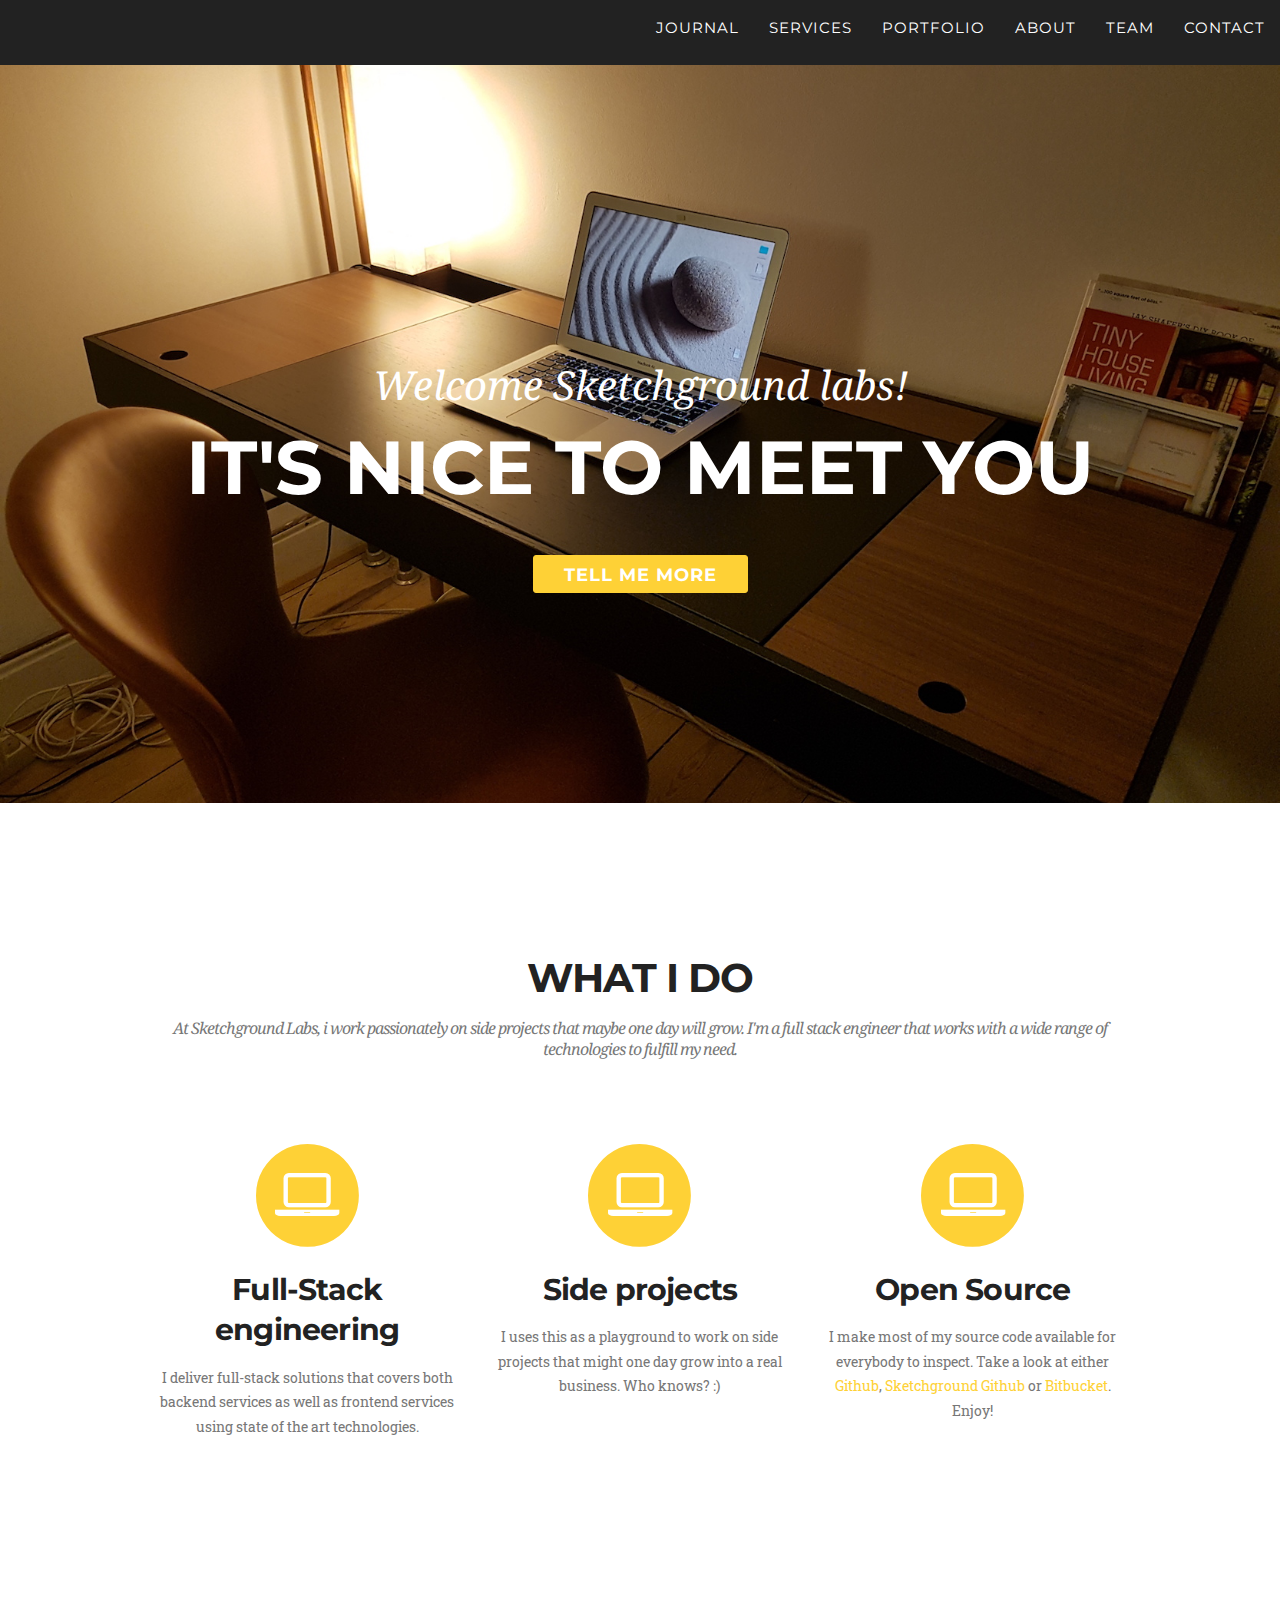
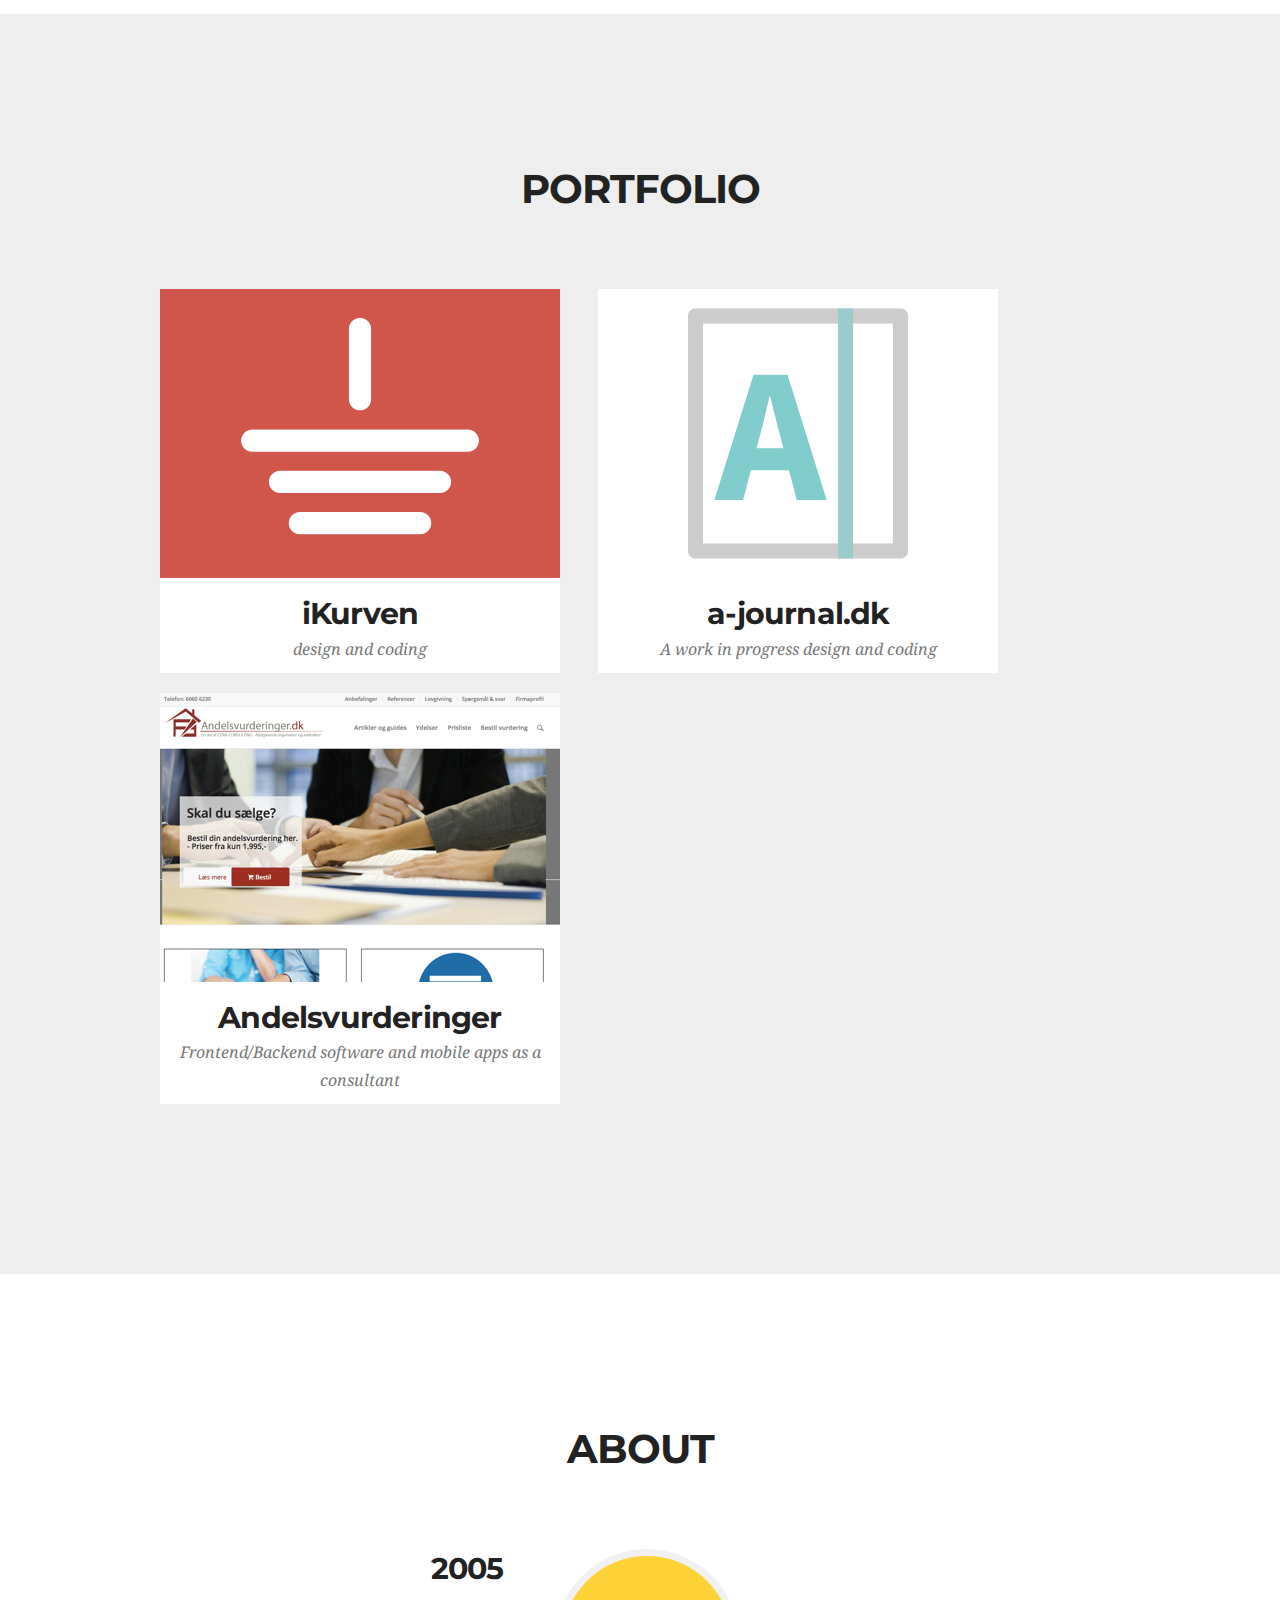
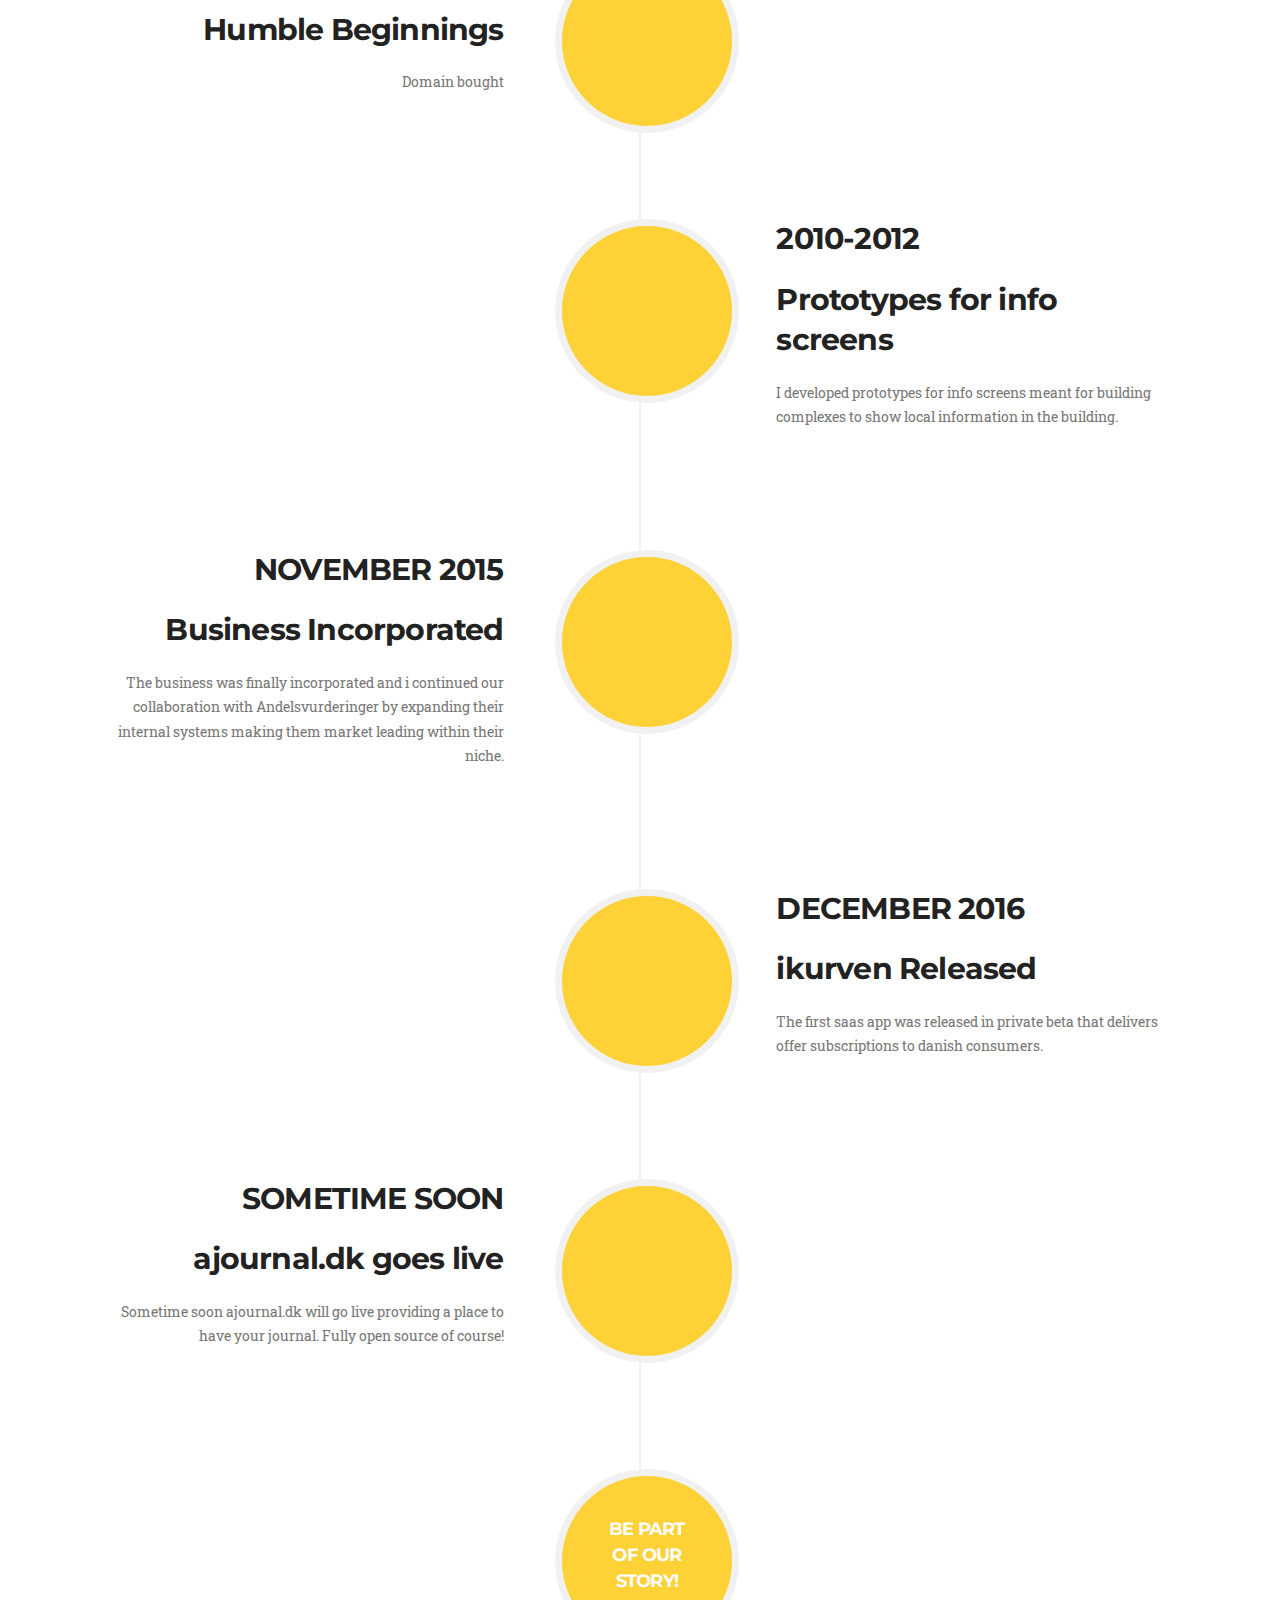
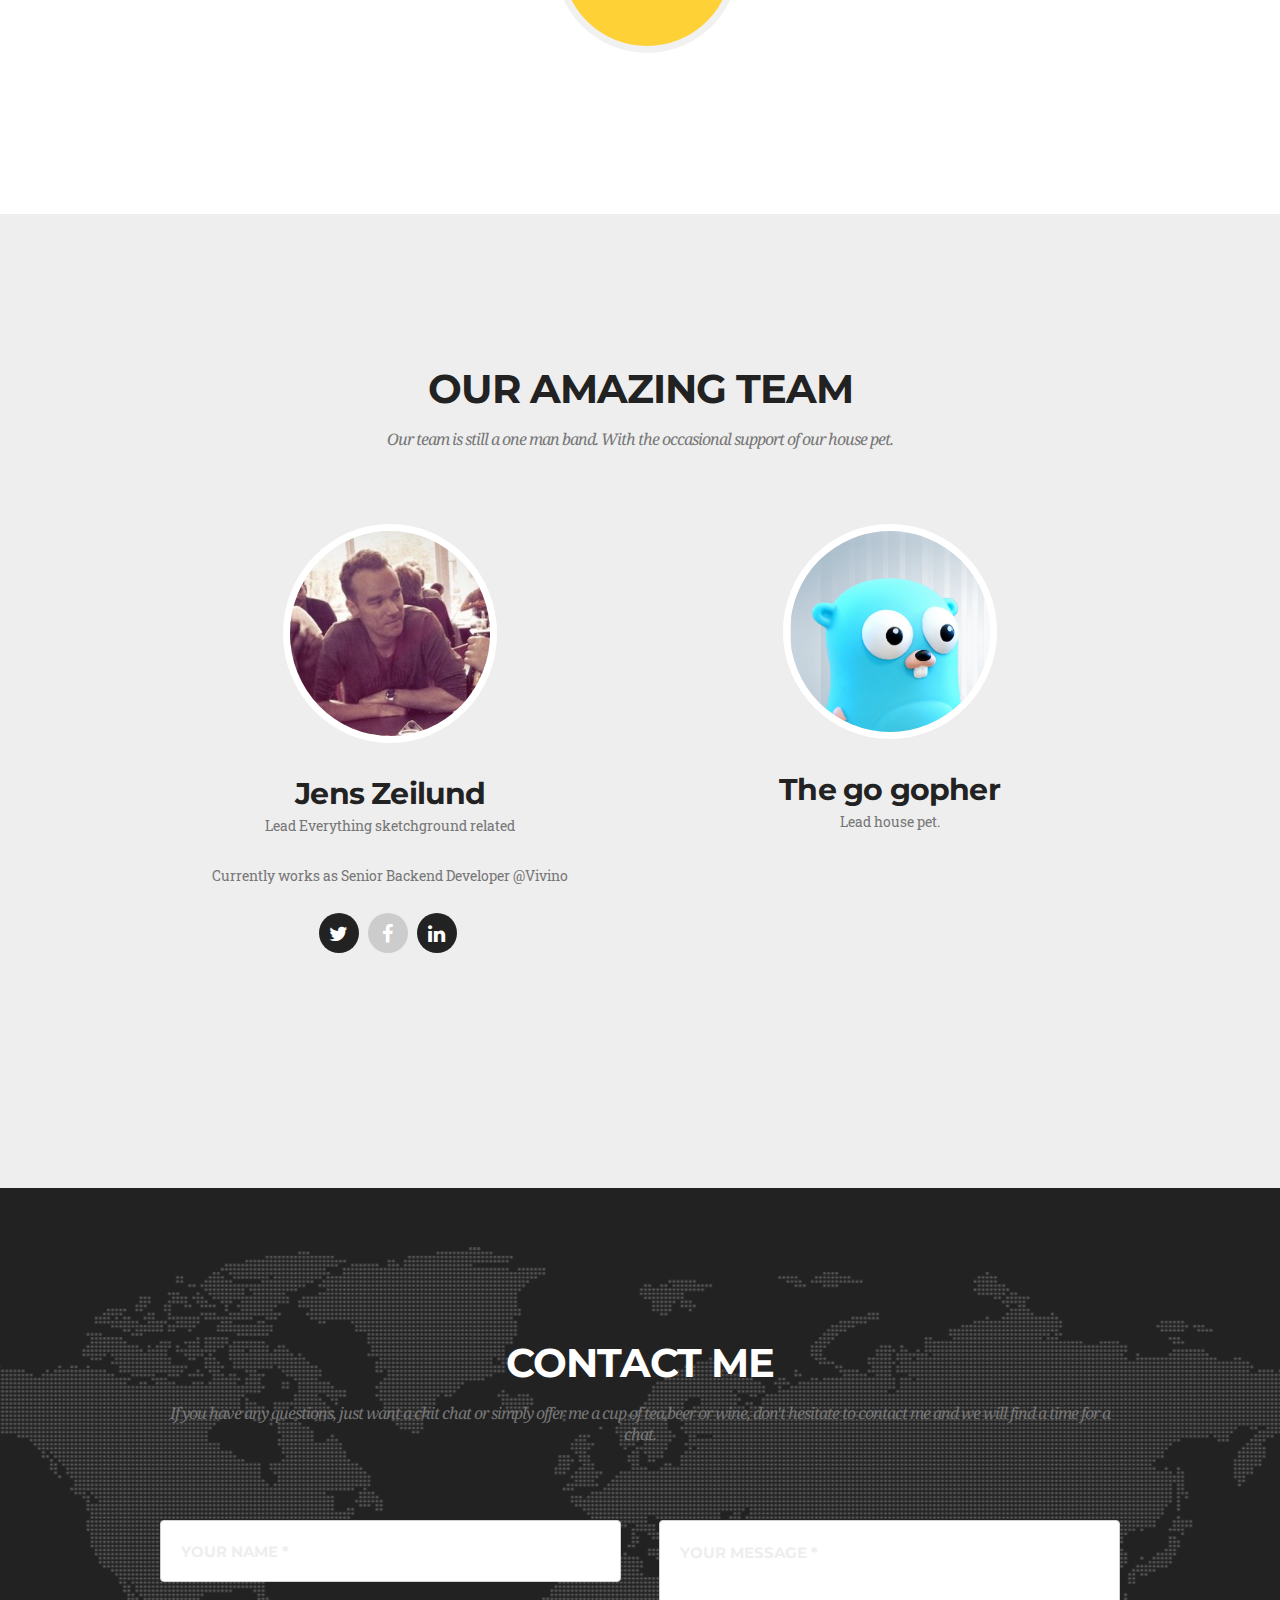
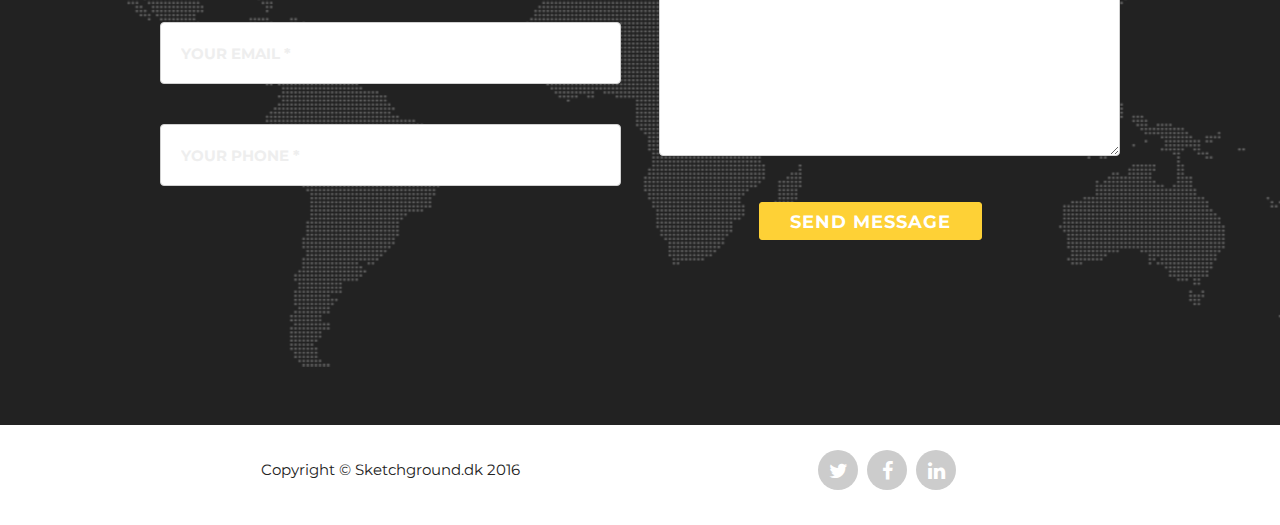
<file: index.html>
<!DOCTYPE html>
<html lang="en">

	<head>

		<meta charset="utf-8">
		<meta http-equiv="X-UA-Compatible" content="IE=edge">
		<meta name="viewport" content="width=device-width, initial-scale=1">
		<meta name="description" content="">
		<meta name="author" content="">

		<title>Sketchground Labs</title>

		<!-- Bootstrap Core CSS -->
		<!--    <link href="vendor/bootstrap/css/bootstrap.min.css" rel="stylesheet">    -->
		<link href="/css/normalize.css" rel="stylesheet">
		<link href="/css/skeleton.css" rel="stylesheet">

		<!-- Custom Fonts -->
		<link href="/css/font-awesome.min.css" rel="stylesheet" type="text/css">
		<link href="https://fonts.googleapis.com/css?family=Montserrat:400,700" rel="stylesheet" type="text/css">
		<link href='https://fonts.googleapis.com/css?family=Kaushan+Script' rel='stylesheet' type='text/css'>
		<link href='https://fonts.googleapis.com/css?family=Droid+Serif:400,700,400italic,700italic' rel='stylesheet' type='text/css'>
		<link href='https://fonts.googleapis.com/css?family=Roboto+Slab:400,100,300,700' rel='stylesheet' type='text/css'>

		<!-- Theme CSS -->
		<link href="css/app.css" rel="stylesheet">

		<!-- HTML5 Shim and Respond.js IE8 support of HTML5 elements and media queries -->
		<!-- WARNING: Respond.js doesn't work if you view the page via file:// -->
		<!--[if lt IE 9]>
			<script src="https://oss.maxcdn.com/libs/html5shiv/3.7.0/html5shiv.js"></script>
			<script src="https://oss.maxcdn.com/libs/respond.js/1.4.2/respond.min.js"></script>
		<![endif]-->

	</head>

	<body id="page-top" class="index">

		<!-- Navigation -->
		<nav id="mainNav" class="navbar navbar-default navbar-custom navbar-fixed-top">
			<div class="">
				<!-- Collect the nav links, forms, and other content for toggling -->
				<div class="collapse navbar-collapse" id="bs-example-navbar-collapse-1">
					<ul class="nav navbar-nav navbar-right">
						<li class="hidden">
							<a href="#page-top"></a>
						</li>
						<li>
							<a class="page-scroll" href="https://journal.sketchground.dk">Journal</a>
						</li>
						<li>
							<a class="page-scroll" href="#services">Services</a>
						</li>
						<li>
							<a class="page-scroll" href="#portfolio">Portfolio</a>
						</li>
						<li>
							<a class="page-scroll" href="#about">About</a>
						</li>
						<li>
							<a class="page-scroll" href="#team">Team</a>
						</li>
						<li>
							<a class="page-scroll" href="#contact">Contact</a>
						</li>
					</ul>
				</div>
				<!-- /.navbar-collapse -->
			</div>
			<!-- /.container-fluid -->
		</nav>

		<!-- Header -->
		<header>
			<div class="container">
				<div class="intro-text">
					<div class="intro-lead-in">Welcome Sketchground labs!</div>
					<div class="intro-heading">It's Nice To Meet You</div>
					<a href="#services" class="page-scroll button btn btn-xl">Tell Me More</a>
				</div>
			</div>
		</header>

		<!-- Services Section -->
		<section id="services">
			<div class="container">
				<div class="row">
					<div class="col-lg-12 text-center">
						<h2 class="section-heading">What i do</h2>
						<h3 class="section-subheading text-muted">At Sketchground Labs, i work passionately on side projects that maybe one day will grow. I'm a full stack engineer that works with a wide range of technologies to fulfill my need.</h3>
					</div>
				</div>
				<div class="row text-center">
					<div class="four columns col-md-4">
						<span class="fa-stack fa-4x">
							<i class="fa fa-circle fa-stack-2x text-primary"></i>
							<i class="fa fa-laptop fa-stack-1x fa-inverse"></i>
						</span>
						<h4 class="service-heading">Full-Stack engineering</h4>
						<p class="text-muted">I deliver full-stack solutions that covers both backend services as well as frontend services using state of the art technologies.</p>
					</div>
					<div class="four columns col-md-4">
						<span class="fa-stack fa-4x">
							<i class="fa fa-circle fa-stack-2x text-primary"></i>
							<i class="fa fa-laptop fa-stack-1x fa-inverse"></i>
						</span>
						<h4 class="service-heading">Side projects</h4>
						<p class="text-muted">I uses this as a playground to work on side projects that might one day grow into a real business. Who knows? :)</p>
					</div>
					<div class="four columns col-md-4">
						<span class="fa-stack fa-4x">
							<i class="fa fa-circle fa-stack-2x text-primary"></i>
							<i class="fa fa-laptop fa-stack-1x fa-inverse"></i>
						</span>
						<h4 class="service-heading">Open Source</h4>
						<p class="text-muted">I make most of my source code available for everybody to inspect. Take a look at either <a href="https://www.github.com/jzs">Github</a>, <a href="https://www.github.com/sketchground">Sketchground Github</a> or <a href="https://www.bitbucket.org/jzs">Bitbucket</a>. Enjoy!</p>
					</div>
				</div>
			</div>
		</section>

		<!-- Portfolio Grid Section -->
		<section id="portfolio" class="bg-light-gray">
			<div class="container">
				<div class="row">
					<div class="twelve columns text-center">
						<h2 class="section-heading">Portfolio</h2>
						<h3 class="section-subheading text-muted"></h3>
					</div>
				</div>
				<div class="row">
					<div class="six columns col-md-4 col-sm-6 portfolio-item">
						<a href="https://www.ikurven.dk" class="portfolio-link" data-toggle="modal">
							<img src="img/portfolio/ikurven.png" class="img-responsive" alt="">
						</a>
						<div class="portfolio-caption">
							<h4>iKurven</h4>
							<p class="text-muted">design and coding</p>
						</div>
					</div>
					<div class="six columns col-md-4 col-sm-6 portfolio-item">
						<a href="https://www.ajournal.dk" class="portfolio-link" data-toggle="modal">
							<img src="img/portfolio/ajournal.png" class="img-responsive" alt="">
						</a>
						<div class="portfolio-caption">
							<h4>a-journal.dk</h4>
							<p class="text-muted">A work in progress design and coding</p>
						</div>
					</div>
					<!--
		 <div class="six columns col-md-4 col-sm-6 portfolio-item">
		 <a href="https://www.rutebil.dk" class="portfolio-link" data-toggle="modal">
		 <img src="img/portfolio/rutebil.png" class="img-responsive" alt="">
		 </a>
		 <div class="portfolio-caption">
		 <h4>Rutebil</h4>
		 <p class="text-muted">Design and coding</p>
		 </div>
		 </div>
					-->
				</div>
				<div class="row">
					<div class="six columns portfolio-item">
						<a href="https://www.andelsvurderinger.dk" class="portfolio-link" data-toggle="modal">
							<img src="img/portfolio/andelsvurderinger.png" class="img-responsive" alt="">
						</a>
						<div class="portfolio-caption">
							<h4>Andelsvurderinger</h4>
							<p class="text-muted">Frontend/Backend software and mobile apps as a consultant</p>
						</div>
					</div>
					<div class="six columns portfolio-item">
					</div>
				</div>
			</div>
		</section>

		<!-- About Section -->
		<section id="about">
			<div class="container">
				<div class="row">
					<div class="col-lg-12 text-center">
						<h2 class="section-heading">About</h2>
						<h3 class="section-subheading text-muted"></h3>
					</div>
				</div>
				<div class="row">
					<div class="col-lg-12">
						<ul class="timeline">
							<li>
								<div class="timeline-image">
									<!--                                <img class="img-circle img-responsive" src="img/about/1.jpg" alt=""> -->
								</div>
								<div class="timeline-panel">
									<div class="timeline-heading">
										<h4>2005</h4>
										<h4 class="subheading">Humble Beginnings</h4>
									</div>
									<div class="timeline-body">
										<p class="text-muted">Domain bought</p>
									</div>
								</div>
							</li>
							<li class="timeline-inverted">
								<div class="timeline-image">
									<!--                                <img class="img-circle img-responsive" src="img/about/1.jpg" alt=""> -->
								</div>
								<div class="timeline-panel">
									<div class="timeline-heading">
										<h4>2010-2012</h4>
										<h4 class="subheading">Prototypes for info screens</h4>
									</div>
									<div class="timeline-body">
										<p class="text-muted">I developed prototypes for info screens meant for building complexes to show local information in the building.</p>
									</div>
								</div>
							</li>
							<li>
								<div class="timeline-image">
									<!--                                <img class="img-circle img-responsive" src="img/about/2.jpg" alt=""> -->
								</div>
								<div class="timeline-panel">
									<div class="timeline-heading">
										<h4>November 2015</h4>
										<h4 class="subheading">Business Incorporated</h4>
									</div>
									<div class="timeline-body">
										<p class="text-muted">The business was finally incorporated and i continued our collaboration with Andelsvurderinger by expanding their internal systems making them market leading within their niche.</p>
									</div>
								</div>
							</li>
							<li class="timeline-inverted">
								<div class="timeline-image">
									<!--                                 <img class="img-circle img-responsive" src="img/about/4.jpg" alt=""> -->
								</div>
								<div class="timeline-panel">
									<div class="timeline-heading">
										<h4>December 2016</h4>
										<h4 class="subheading">ikurven Released</h4>
									</div>
									<div class="timeline-body">
										<p class="text-muted">The first saas app was released in private beta that delivers offer subscriptions to danish consumers.</p>
									</div>
								</div>
							</li>
							<li>
								<div class="timeline-image">
									<!--                                 <img class="img-circle img-responsive" src="img/about/4.jpg" alt=""> -->
								</div>
								<div class="timeline-panel">
									<div class="timeline-heading">
										<h4>Sometime soon</h4>
										<h4 class="subheading">ajournal.dk goes live</h4>
									</div>
									<div class="timeline-body">
										<p class="text-muted">Sometime soon ajournal.dk will go live providing a place to have your journal. Fully open source of course!</p>
									</div>
								</div>
							</li>
							<li class="timeline-inverted">
								<div class="timeline-image">
									<h4>Be Part
										<br>Of Our
										<br>Story!</h4>
								</div>
							</li>
						</ul>
					</div>
				</div>
			</div>
		</section>

		<!-- Team Section -->
		<section id="team" class="bg-light-gray">
			<div class="container">
				<div class="row">
					<div class="col-lg-12 text-center">
						<h2 class="section-heading">Our Amazing Team</h2>
						<h3 class="section-subheading text-muted">Our team is still a one man band. With the occasional support of our house pet.</h3>
					</div>
				</div>
				<div class="row">
					<div class="six columns col-sm-6">
						<div class="team-member">
							<img src="img/team/jzs.jpg" class="img-responsive img-circle" alt="">
							<h4>Jens Zeilund</h4>
							<p class="text-muted">Lead Everything sketchground related</p>
							<p class="text-muted">Currently works as Senior Backend Developer @Vivino </p>
							<ul class="list-inline social-buttons">
								<li><a href="https://www.twitter.com/sketchground"><i class="fa fa-twitter"></i></a>
								</li>
								<li><a href="#" class="disabled"><i class="fa fa-facebook"></i></a>
								</li>
								<li><a href="https://www.linkedin.com/in/jens-s%C3%B8rensen-3a954845/"><i class="fa fa-linkedin"></i></a>
								</li>
							</ul>
						</div>
					</div>
					<div class="six columns col-sm-6">
						<div class="team-member">
							<img src="img/team/gopher.png" class="img-responsive img-circle" alt="">
							<h4>The go gopher</h4>
							<p class="text-muted">Lead house pet.</p>
						</div>
					</div>
				</div>
				<div class="row">
					<div class="col-lg-8 col-lg-offset-2 text-center">
						<p class="large text-muted"></p>
					</div>
				</div>
			</div>
		</section>

		<!-- Contact Section -->
		<section id="contact">
			<div class="container">
				<div class="row">
					<div class="col-lg-12 text-center">
						<h2 class="section-heading">Contact me</h2>
						<h3 class="section-subheading text-muted">If you have any questions, just want a chit chat or simply offer me a cup of tea,beer or wine, don't hesitate to contact me and we will find a time for a chat.</h3>
					</div>
				</div>
				<div class="row">
					<div class="col-lg-12">
						<form name="sentMessage" id="contactForm" action="contact" method="POST" novalidate>
							<div class="row">
								<div class="six columns col-md-6">
									<div class="form-group">
										<input type="text" class="form-control u-full-width" placeholder="Your Name *" id="name" name="Name" required data-validation-required-message="Please enter your name.">
										<p class="help-block text-danger"></p>
									</div>
									<div class="form-group">
										<input type="email" class="form-control u-full-width" placeholder="Your Email *" id="email" name="Email" required data-validation-required-message="Please enter your email address.">
										<p class="help-block text-danger"></p>
									</div>
									<div class="form-group">
										<input type="tel" class="form-control u-full-width" placeholder="Your Phone *" id="phone" name="Phone" required data-validation-required-message="Please enter your phone number.">
										<p class="help-block text-danger"></p>
									</div>
								</div>
								<div class="six columns col-md-6">
									<div class="form-group">
										<textarea class="form-control u-full-width" placeholder="Your Message *" id="message" name="Message" required data-validation-required-message="Please enter a message."></textarea>
										<p class="help-block text-danger"></p>
									</div>
								</div>
								<div class="clearfix"></div>
								<div class="col-lg-12 text-center">
									<div id="success"></div>
									<button type="submit" class="btn button btn-xl">Send Message</button>
								</div>
							</div>
						</form>
					</div>
				</div>
			</div>
		</section>

		<footer>
			<div class="container">
				<div class="row">
					<div class="six columns col-md-4">
						<span class="copyright">Copyright &copy; Sketchground.dk 2016</span>
					</div>
					<div class="six columns col-md-4">
						<ul class="list-inline social-buttons">
							<li><a href="#" class="disabled"><i class="fa fa-twitter"></i></a>
							</li>
							<li><a href="#" class="disabled"><i class="fa fa-facebook"></i></a>
							</li>
							<li><a href="#" class="disabled"><i class="fa fa-linkedin"></i></a>
							</li>
						</ul>
					</div>
				</div>
			</div>
		</footer>
	</body>
	<script>
if(window.location.hostname != "localhost" && window.location.hostname != "127.0.0.1") {
	(function(i,s,o,g,r,a,m){i['GoogleAnalyticsObject']=r;i[r]=i[r]||function(){
		(i[r].q=i[r].q||[]).push(arguments)},i[r].l=1*new Date();a=s.createElement(o),
			m=s.getElementsByTagName(o)[0];a.async=1;a.src=g;m.parentNode.insertBefore(a,m)
	})(window,document,'script','https://www.google-analytics.com/analytics.js','ga');

	ga('create', 'UA-28452555-1', 'auto');
	ga('send', 'pageview');
}
	</script>

</html>
</file>
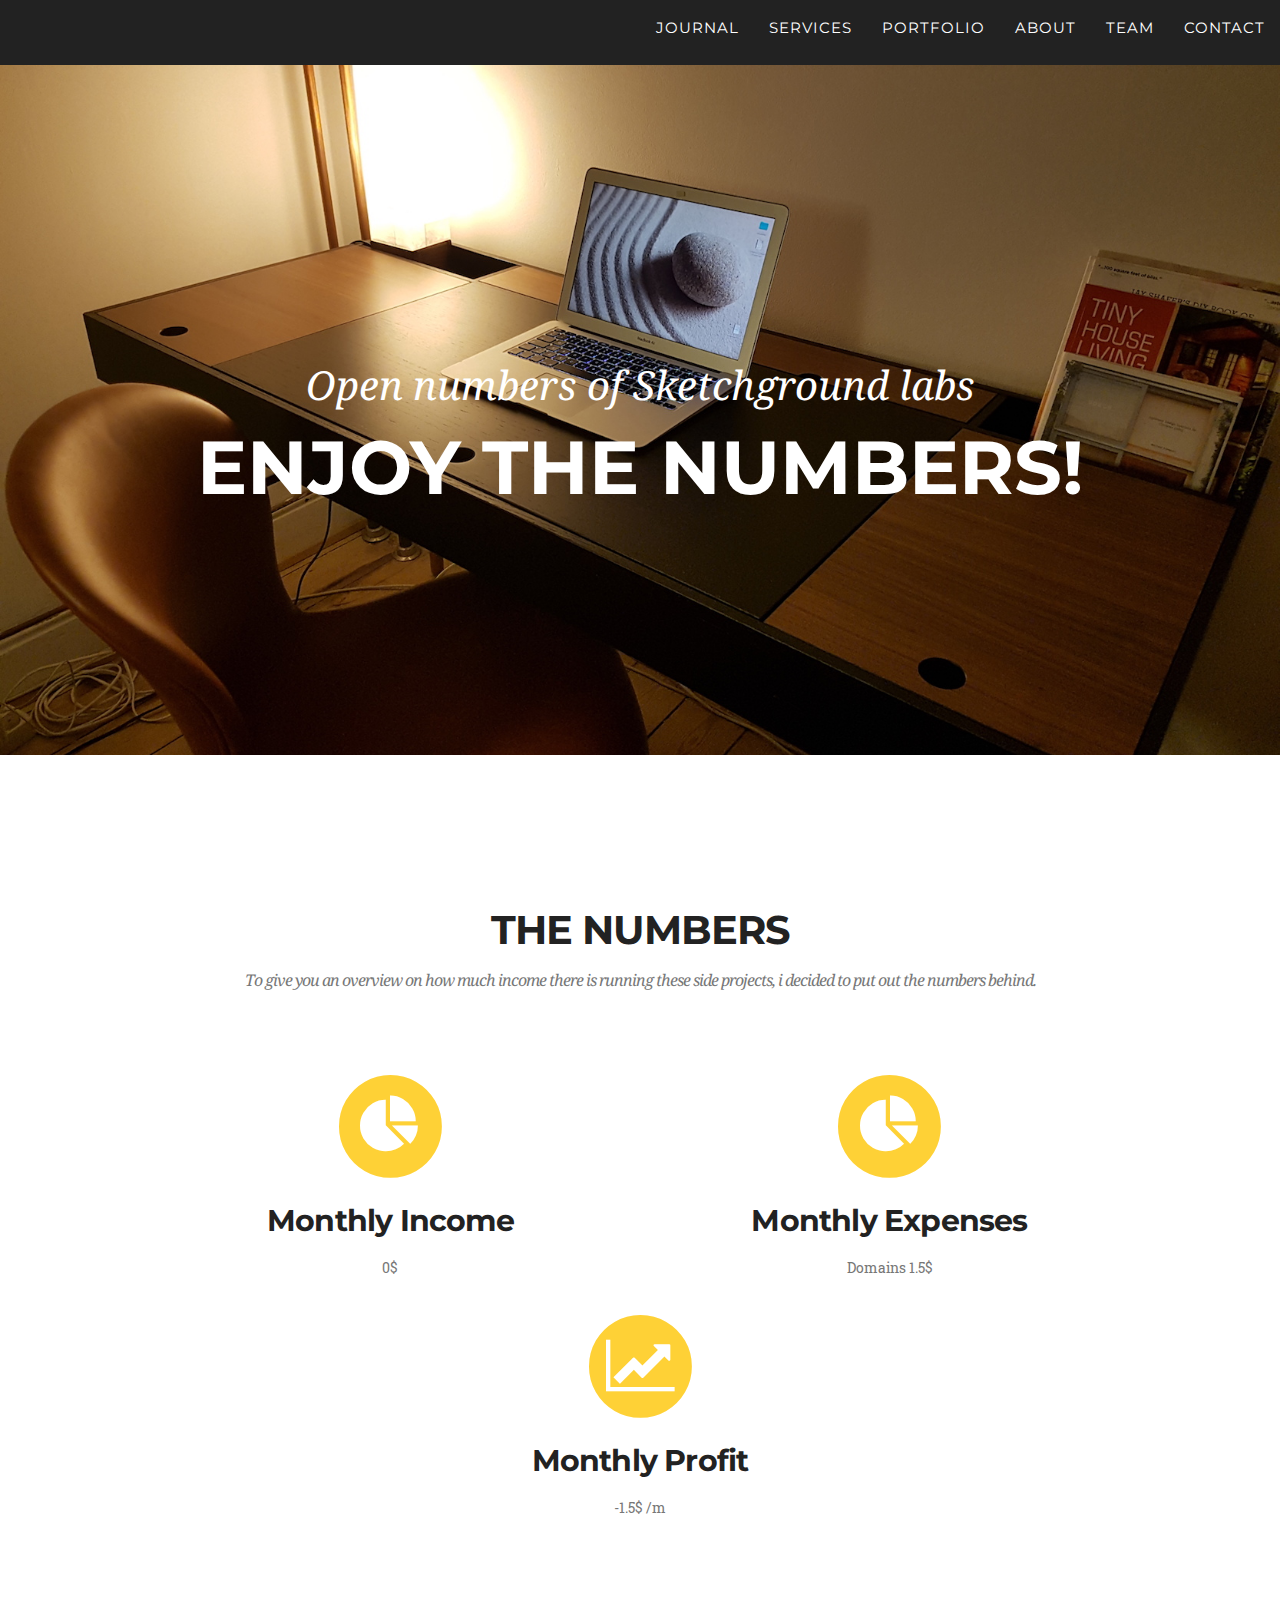
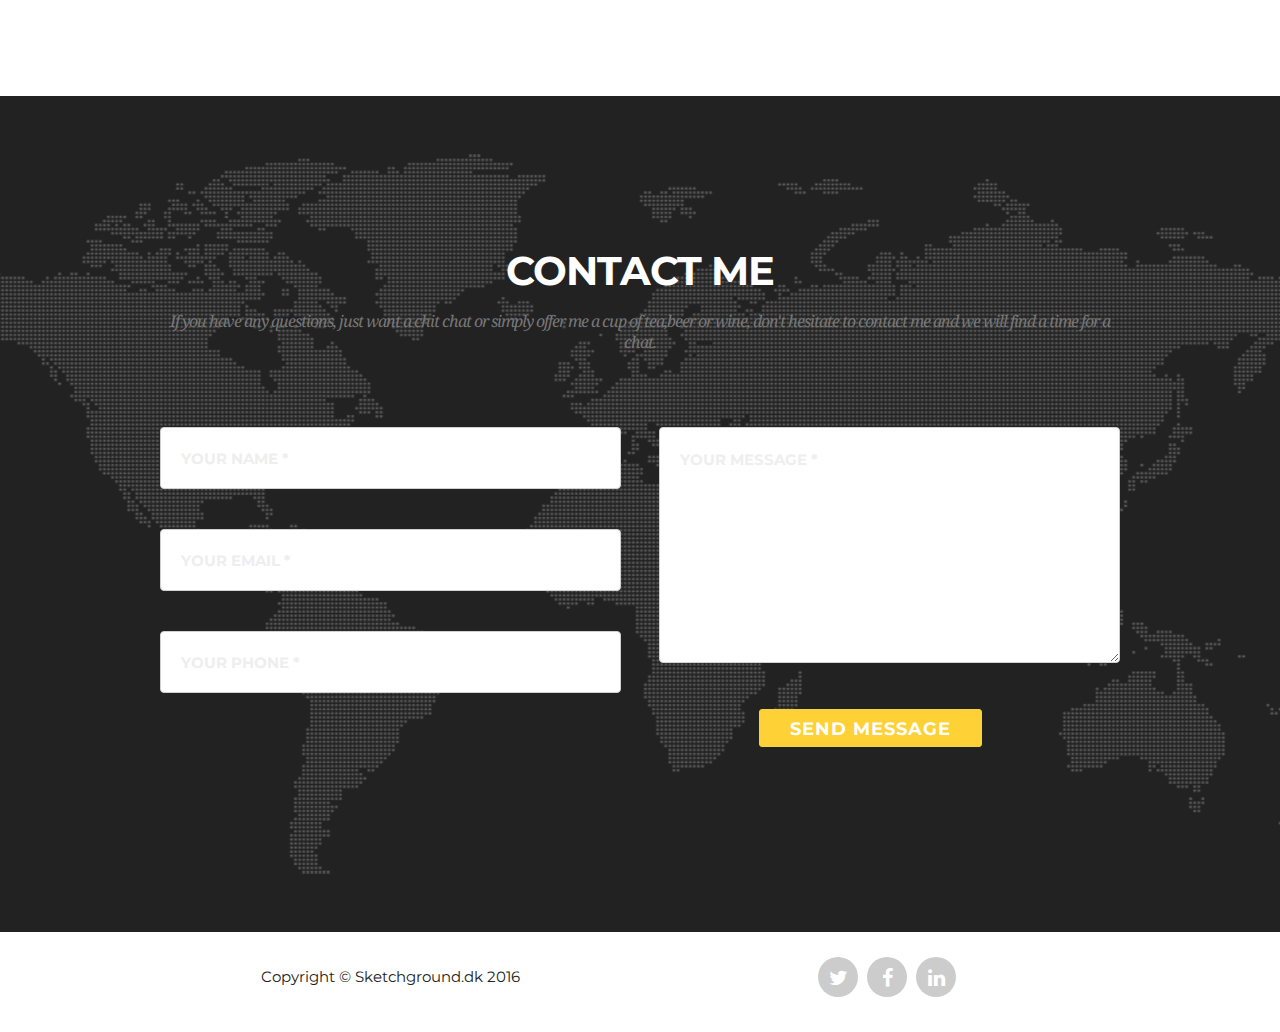
<file: open/index.html>
<!DOCTYPE html>
<html lang="en">

	<head>

		<meta charset="utf-8">
		<meta http-equiv="X-UA-Compatible" content="IE=edge">
		<meta name="viewport" content="width=device-width, initial-scale=1">
		<meta name="description" content="">
		<meta name="author" content="">

		<title>Sketchground Labs | Open</title>

		<!-- Bootstrap Core CSS -->
		<!--    <link href="vendor/bootstrap/css/bootstrap.min.css" rel="stylesheet">    -->
		<link href="/css/normalize.css" rel="stylesheet">
		<link href="/css/skeleton.css" rel="stylesheet">

		<!-- Custom Fonts -->
		<link href="/css/font-awesome.min.css" rel="stylesheet" type="text/css">
		<link href="https://fonts.googleapis.com/css?family=Montserrat:400,700" rel="stylesheet" type="text/css">
		<link href='https://fonts.googleapis.com/css?family=Kaushan+Script' rel='stylesheet' type='text/css'>
		<link href='https://fonts.googleapis.com/css?family=Droid+Serif:400,700,400italic,700italic' rel='stylesheet' type='text/css'>
		<link href='https://fonts.googleapis.com/css?family=Roboto+Slab:400,100,300,700' rel='stylesheet' type='text/css'>

		<!-- Theme CSS -->
		<link href="/css/app.css" rel="stylesheet">

		<!-- HTML5 Shim and Respond.js IE8 support of HTML5 elements and media queries -->
		<!-- WARNING: Respond.js doesn't work if you view the page via file:// -->
		<!--[if lt IE 9]>
			<script src="https://oss.maxcdn.com/libs/html5shiv/3.7.0/html5shiv.js"></script>
			<script src="https://oss.maxcdn.com/libs/respond.js/1.4.2/respond.min.js"></script>
		<![endif]-->

	</head>

	<body id="page-top" class="index">

		<!-- Navigation -->
		<nav id="mainNav" class="navbar navbar-default navbar-custom navbar-fixed-top">
			<div class="">
				<!-- Collect the nav links, forms, and other content for toggling -->
				<div class="collapse navbar-collapse" id="bs-example-navbar-collapse-1">
					<ul class="nav navbar-nav navbar-right">
						<li class="hidden">
							<a href="#page-top"></a>
						</li>
						<li>
							<a class="page-scroll" href="https://journal.sketchground.dk">Journal</a>
						</li>
						<li>
							<a class="page-scroll" href="/#services">Services</a>
						</li>
						<li>
							<a class="page-scroll" href="/#portfolio">Portfolio</a>
						</li>
						<li>
							<a class="page-scroll" href="/#about">About</a>
						</li>
						<li>
							<a class="page-scroll" href="/#team">Team</a>
						</li>
						<li>
							<a class="page-scroll" href="/#contact">Contact</a>
						</li>
					</ul>
				</div>
				<!-- /.navbar-collapse -->
			</div>
			<!-- /.container-fluid -->
		</nav>

		<!-- Header -->
		<header>
			<div class="container">
				<div class="intro-text">
					<div class="intro-lead-in">Open numbers of Sketchground labs</div>
					<div class="intro-heading">Enjoy the numbers!</div>
				</div>
			</div>
		</header>

		<!-- Services Section -->
		<section id="services">
			<div class="container">
				<div class="row">
					<div class="col-lg-12 text-center">
						<h2 class="section-heading">The numbers</h2>
						<h3 class="section-subheading text-muted">To give you an overview on how much income there is running these side projects, i decided to put out the numbers behind.</h3>
					</div>
				</div>
				<div class="row text-center">
					<div class="six columns col-md-5">
						<span class="fa-stack fa-4x">
							<i class="fa fa-circle fa-stack-2x text-primary"></i>
							<i class="fa fa-pie-chart fa-stack-1x fa-inverse"></i>
						</span>
						<h4 class="service-heading">Monthly Income</h4>
						<p class="text-muted">0$</p>
					</div>
					<div class="six columns col-md-6">
						<span class="fa-stack fa-4x">
							<i class="fa fa-circle fa-stack-2x text-primary"></i>
							<i class="fa fa-pie-chart fa-stack-1x fa-inverse"></i>
						</span>
						<h4 class="service-heading">Monthly Expenses</h4>
						<p class="text-muted">Domains 1.5$</p>
					</div>
				</div>
				<div class="row text-center">
					<div class="twelve columns col-md-12">
						<span class="fa-stack fa-4x">
							<i class="fa fa-circle fa-stack-2x text-primary"></i>
							<i class="fa fa-line-chart fa-stack-1x fa-inverse"></i>
						</span>
						<h4 class="service-heading">Monthly Profit</h4>
						<p class="text-muted">-1.5$ /m</p>
					</div>
				</div>

			</div>
		</section>

		<!-- Contact Section -->
		<section id="contact">
			<div class="container">
				<div class="row">
					<div class="col-lg-12 text-center">
						<h2 class="section-heading">Contact me</h2>
						<h3 class="section-subheading text-muted">If you have any questions, just want a chit chat or simply offer me a cup of tea,beer or wine, don't hesitate to contact me and we will find a time for a chat.</h3>
					</div>
				</div>
				<div class="row">
					<div class="col-lg-12">
						<form name="sentMessage" id="contactForm" action="contact" method="POST" novalidate>
							<div class="row">
								<div class="six columns col-md-6">
									<div class="form-group">
										<input type="text" class="form-control u-full-width" placeholder="Your Name *" id="name" name="Name" required data-validation-required-message="Please enter your name.">
										<p class="help-block text-danger"></p>
									</div>
									<div class="form-group">
										<input type="email" class="form-control u-full-width" placeholder="Your Email *" id="email" name="Email" required data-validation-required-message="Please enter your email address.">
										<p class="help-block text-danger"></p>
									</div>
									<div class="form-group">
										<input type="tel" class="form-control u-full-width" placeholder="Your Phone *" id="phone" name="Phone" required data-validation-required-message="Please enter your phone number.">
										<p class="help-block text-danger"></p>
									</div>
								</div>
								<div class="six columns col-md-6">
									<div class="form-group">
										<textarea class="form-control u-full-width" placeholder="Your Message *" id="message" name="Message" required data-validation-required-message="Please enter a message."></textarea>
										<p class="help-block text-danger"></p>
									</div>
								</div>
								<div class="clearfix"></div>
								<div class="col-lg-12 text-center">
									<div id="success"></div>
									<button type="submit" class="btn button btn-xl">Send Message</button>
								</div>
							</div>
						</form>
					</div>
				</div>
			</div>
		</section>

		<footer>
			<div class="container">
				<div class="row">
					<div class="six columns col-md-4">
						<span class="copyright">Copyright &copy; Sketchground.dk 2016</span>
					</div>
					<div class="six columns col-md-4">
						<ul class="list-inline social-buttons">
							<li><a href="#" class="disabled"><i class="fa fa-twitter"></i></a>
							</li>
							<li><a href="#" class="disabled"><i class="fa fa-facebook"></i></a>
							</li>
							<li><a href="#" class="disabled"><i class="fa fa-linkedin"></i></a>
							</li>
						</ul>
					</div>
				</div>
			</div>
		</footer>
	</body>
	<script>
if(window.location.hostname != "localhost" && window.location.hostname != "127.0.0.1") {
	(function(i,s,o,g,r,a,m){i['GoogleAnalyticsObject']=r;i[r]=i[r]||function(){
		(i[r].q=i[r].q||[]).push(arguments)},i[r].l=1*new Date();a=s.createElement(o),
			m=s.getElementsByTagName(o)[0];a.async=1;a.src=g;m.parentNode.insertBefore(a,m)
	})(window,document,'script','https://www.google-analytics.com/analytics.js','ga');

	ga('create', 'UA-28452555-1', 'auto');
	ga('send', 'pageview');
}
	</script>

</html>
</file>
<file: css/skeleton.css>
/*
* Skeleton V2.0.4
* Copyright 2014, Dave Gamache
* www.getskeleton.com
* Free to use under the MIT license.
* http://www.opensource.org/licenses/mit-license.php
* 12/29/2014
*/


/* Table of contents
––––––––––––––––––––––––––––––––––––––––––––––––––
- Grid
- Base Styles
- Typography
- Links
- Buttons
- Forms
- Lists
- Code
- Tables
- Spacing
- Utilities
- Clearing
- Media Queries
*/


/* Grid
–––––––––––––––––––––––––––––––––––––––––––––––––– */
.container {
  position: relative;
  width: 100%;
  max-width: 960px;
  margin: 0 auto;
  padding: 0 20px;
  box-sizing: border-box; }
.column,
.columns {
  width: 100%;
  float: left;
  box-sizing: border-box; }

/* For devices larger than 400px */
@media (min-width: 400px) {
  .container {
    width: 85%;
    padding: 0; }
}

/* For devices larger than 550px */
@media (min-width: 550px) {
  .container {
    width: 80%; }
  .column,
  .columns {
    margin-left: 4%; }
  .column:first-child,
  .columns:first-child {
    margin-left: 0; }

  .one.column,
  .one.columns                    { width: 4.66666666667%; }
  .two.columns                    { width: 13.3333333333%; }
  .three.columns                  { width: 22%;            }
  .four.columns                   { width: 30.6666666667%; }
  .five.columns                   { width: 39.3333333333%; }
  .six.columns                    { width: 48%;            }
  .seven.columns                  { width: 56.6666666667%; }
  .eight.columns                  { width: 65.3333333333%; }
  .nine.columns                   { width: 74.0%;          }
  .ten.columns                    { width: 82.6666666667%; }
  .eleven.columns                 { width: 91.3333333333%; }
  .twelve.columns                 { width: 100%; margin-left: 0; }

  .one-third.column               { width: 30.6666666667%; }
  .two-thirds.column              { width: 65.3333333333%; }

  .one-half.column                { width: 48%; }

  /* Offsets */
  .offset-by-one.column,
  .offset-by-one.columns          { margin-left: 8.66666666667%; }
  .offset-by-two.column,
  .offset-by-two.columns          { margin-left: 17.3333333333%; }
  .offset-by-three.column,
  .offset-by-three.columns        { margin-left: 26%;            }
  .offset-by-four.column,
  .offset-by-four.columns         { margin-left: 34.6666666667%; }
  .offset-by-five.column,
  .offset-by-five.columns         { margin-left: 43.3333333333%; }
  .offset-by-six.column,
  .offset-by-six.columns          { margin-left: 52%;            }
  .offset-by-seven.column,
  .offset-by-seven.columns        { margin-left: 60.6666666667%; }
  .offset-by-eight.column,
  .offset-by-eight.columns        { margin-left: 69.3333333333%; }
  .offset-by-nine.column,
  .offset-by-nine.columns         { margin-left: 78.0%;          }
  .offset-by-ten.column,
  .offset-by-ten.columns          { margin-left: 86.6666666667%; }
  .offset-by-eleven.column,
  .offset-by-eleven.columns       { margin-left: 95.3333333333%; }

  .offset-by-one-third.column,
  .offset-by-one-third.columns    { margin-left: 34.6666666667%; }
  .offset-by-two-thirds.column,
  .offset-by-two-thirds.columns   { margin-left: 69.3333333333%; }

  .offset-by-one-half.column,
  .offset-by-one-half.columns     { margin-left: 52%; }

}


/* Base Styles
–––––––––––––––––––––––––––––––––––––––––––––––––– */
/* NOTE
html is set to 62.5% so that all the REM measurements throughout Skeleton
are based on 10px sizing. So basically 1.5rem = 15px :) */
html {
  font-size: 62.5%; }
body {
  font-size: 1.5em; /* currently ems cause chrome bug misinterpreting rems on body element */
  line-height: 1.6;
  font-weight: 400;
  font-family: "Raleway", "HelveticaNeue", "Helvetica Neue", Helvetica, Arial, sans-serif;
  color: #222; }


/* Typography
–––––––––––––––––––––––––––––––––––––––––––––––––– */
h1, h2, h3, h4, h5, h6 {
  margin-top: 0;
  margin-bottom: 2rem;
  font-weight: 300; }
h1 { font-size: 4.0rem; line-height: 1.2;  letter-spacing: -.1rem;}
h2 { font-size: 3.6rem; line-height: 1.25; letter-spacing: -.1rem; }
h3 { font-size: 3.0rem; line-height: 1.3;  letter-spacing: -.1rem; }
h4 { font-size: 2.4rem; line-height: 1.35; letter-spacing: -.08rem; }
h5 { font-size: 1.8rem; line-height: 1.5;  letter-spacing: -.05rem; }
h6 { font-size: 1.5rem; line-height: 1.6;  letter-spacing: 0; }

/* Larger than phablet */
@media (min-width: 550px) {
  h1 { font-size: 5.0rem; }
  h2 { font-size: 4.2rem; }
  h3 { font-size: 3.6rem; }
  h4 { font-size: 3.0rem; }
  h5 { font-size: 2.4rem; }
  h6 { font-size: 1.5rem; }
}

p {
  margin-top: 0; }


/* Links
–––––––––––––––––––––––––––––––––––––––––––––––––– */
a {
  color: #1EAEDB; }
a:hover {
  color: #0FA0CE; }


/* Buttons
–––––––––––––––––––––––––––––––––––––––––––––––––– */
.button,
button,
input[type="submit"],
input[type="reset"],
input[type="button"] {
  display: inline-block;
  height: 38px;
  padding: 0 30px;
  color: #555;
  text-align: center;
  font-size: 11px;
  font-weight: 600;
  line-height: 38px;
  letter-spacing: .1rem;
  text-transform: uppercase;
  text-decoration: none;
  white-space: nowrap;
  background-color: transparent;
  border-radius: 4px;
  border: 1px solid #bbb;
  cursor: pointer;
  box-sizing: border-box; }
.button:hover,
button:hover,
input[type="submit"]:hover,
input[type="reset"]:hover,
input[type="button"]:hover,
.button:focus,
button:focus,
input[type="submit"]:focus,
input[type="reset"]:focus,
input[type="button"]:focus {
  color: #333;
  border-color: #888;
  outline: 0; }
.button.button-primary,
button.button-primary,
input[type="submit"].button-primary,
input[type="reset"].button-primary,
input[type="button"].button-primary {
  color: #FFF;
  background-color: #33C3F0;
  border-color: #33C3F0; }
.button.button-primary:hover,
button.button-primary:hover,
input[type="submit"].button-primary:hover,
input[type="reset"].button-primary:hover,
input[type="button"].button-primary:hover,
.button.button-primary:focus,
button.button-primary:focus,
input[type="submit"].button-primary:focus,
input[type="reset"].button-primary:focus,
input[type="button"].button-primary:focus {
  color: #FFF;
  background-color: #1EAEDB;
  border-color: #1EAEDB; }


/* Forms
–––––––––––––––––––––––––––––––––––––––––––––––––– */
input[type="email"],
input[type="number"],
input[type="search"],
input[type="text"],
input[type="tel"],
input[type="url"],
input[type="password"],
textarea,
select {
  height: 38px;
  padding: 6px 10px; /* The 6px vertically centers text on FF, ignored by Webkit */
  background-color: #fff;
  border: 1px solid #D1D1D1;
  border-radius: 4px;
  box-shadow: none;
  box-sizing: border-box; }
/* Removes awkward default styles on some inputs for iOS */
input[type="email"],
input[type="number"],
input[type="search"],
input[type="text"],
input[type="tel"],
input[type="url"],
input[type="password"],
textarea {
  -webkit-appearance: none;
     -moz-appearance: none;
          appearance: none; }
textarea {
  min-height: 65px;
  padding-top: 6px;
  padding-bottom: 6px; }
input[type="email"]:focus,
input[type="number"]:focus,
input[type="search"]:focus,
input[type="text"]:focus,
input[type="tel"]:focus,
input[type="url"]:focus,
input[type="password"]:focus,
textarea:focus,
select:focus {
  border: 1px solid #33C3F0;
  outline: 0; }
label,
legend {
  display: block;
  margin-bottom: .5rem;
  font-weight: 600; }
fieldset {
  padding: 0;
  border-width: 0; }
input[type="checkbox"],
input[type="radio"] {
  display: inline; }
label > .label-body {
  display: inline-block;
  margin-left: .5rem;
  font-weight: normal; }


/* Lists
–––––––––––––––––––––––––––––––––––––––––––––––––– */
ul {
  list-style: circle inside; }
ol {
  list-style: decimal inside; }
ol, ul {
  padding-left: 0;
  margin-top: 0; }
ul ul,
ul ol,
ol ol,
ol ul {
  margin: 1.5rem 0 1.5rem 3rem;
  font-size: 90%; }
li {
  margin-bottom: 1rem; }


/* Code
–––––––––––––––––––––––––––––––––––––––––––––––––– */
code {
  padding: .2rem .5rem;
  margin: 0 .2rem;
  font-size: 90%;
  white-space: nowrap;
  background: #F1F1F1;
  border: 1px solid #E1E1E1;
  border-radius: 4px; }
pre > code {
  display: block;
  padding: 1rem 1.5rem;
  white-space: pre; }


/* Tables
–––––––––––––––––––––––––––––––––––––––––––––––––– */
th,
td {
  padding: 12px 15px;
  text-align: left;
  border-bottom: 1px solid #E1E1E1; }
th:first-child,
td:first-child {
  padding-left: 0; }
th:last-child,
td:last-child {
  padding-right: 0; }


/* Spacing
–––––––––––––––––––––––––––––––––––––––––––––––––– */
button,
.button {
  margin-bottom: 1rem; }
input,
textarea,
select,
fieldset {
  margin-bottom: 1.5rem; }
pre,
blockquote,
dl,
figure,
table,
p,
ul,
ol,
form {
  margin-bottom: 2.5rem; }


/* Utilities
–––––––––––––––––––––––––––––––––––––––––––––––––– */
.u-full-width {
  width: 100%;
  box-sizing: border-box; }
.u-max-full-width {
  max-width: 100%;
  box-sizing: border-box; }
.u-pull-right {
  float: right; }
.u-pull-left {
  float: left; }


/* Misc
–––––––––––––––––––––––––––––––––––––––––––––––––– */
hr {
  margin-top: 3rem;
  margin-bottom: 3.5rem;
  border-width: 0;
  border-top: 1px solid #E1E1E1; }


/* Clearing
–––––––––––––––––––––––––––––––––––––––––––––––––– */

/* Self Clearing Goodness */
.container:after,
.row:after,
.u-cf {
  content: "";
  display: table;
  clear: both; }


/* Media Queries
–––––––––––––––––––––––––––––––––––––––––––––––––– */
/*
Note: The best way to structure the use of media queries is to create the queries
near the relevant code. For example, if you wanted to change the styles for buttons
on small devices, paste the mobile query code up in the buttons section and style it
there.
*/


/* Larger than mobile */
@media (min-width: 400px) {}

/* Larger than phablet (also point when grid becomes active) */
@media (min-width: 550px) {}

/* Larger than tablet */
@media (min-width: 750px) {}

/* Larger than desktop */
@media (min-width: 1000px) {}

/* Larger than Desktop HD */
@media (min-width: 1200px) {}
</file>
<file: css/app.css>
body {
  overflow-x: hidden;
  font-family: "Roboto Slab", "Helvetica Neue", Helvetica, Arial, sans-serif;
}
.text-muted {
  color: #777777;
}
.text-primary {
  color: #fed136;
}
p {
  font-size: 14px;
  line-height: 1.75;
}
p.large {
  font-size: 16px;
}
a,
a:hover,
a:focus,
a:active,
a.active {
  outline: none;
  text-decoration: none;
}
a {
  color: #fed136;
}
a:hover,
a:focus,
a:active,
a.active {
  color: #fec503;
}
h1,
h2,
h3,
h4,
h5,
h6 {
  font-family: "Montserrat", "Helvetica Neue", Helvetica, Arial, sans-serif;
  text-transform: uppercase;
  font-weight: 700;
}
.img-centered {
  margin: 0 auto;
}
.bg-light-gray {
  background-color: #eeeeee;
}
.bg-darkest-gray {
  background-color: #222222;
}
.btn-primary {
  color: white;
  background-color: #fed136;
  border-color: #fed136;
  font-family: "Montserrat", "Helvetica Neue", Helvetica, Arial, sans-serif;
  text-transform: uppercase;
  font-weight: 700;
}
.btn-primary:hover,
.btn-primary:focus,
.btn-primary:active,
.btn-primary.active,
.open .dropdown-toggle.btn-primary {
  color: white;
  background-color: #fec503;
  border-color: #f6bf01;
}
.btn-primary:active,
.btn-primary.active,
.open .dropdown-toggle.btn-primary {
  background-image: none;
}
.btn-primary.disabled,
.btn-primary[disabled],
fieldset[disabled] .btn-primary,
.btn-primary.disabled:hover,
.btn-primary[disabled]:hover,
fieldset[disabled] .btn-primary:hover,
.btn-primary.disabled:focus,
.btn-primary[disabled]:focus,
fieldset[disabled] .btn-primary:focus,
.btn-primary.disabled:active,
.btn-primary[disabled]:active,
fieldset[disabled] .btn-primary:active,
.btn-primary.disabled.active,
.btn-primary[disabled].active,
fieldset[disabled] .btn-primary.active {
  background-color: #fed136;
  border-color: #fed136;
}
.btn-primary .badge {
  color: #fed136;
  background-color: white;
}
.btn-xl {
  color: white;
  background-color: #fed136;
  border-color: #fed136;
  font-family: "Montserrat", "Helvetica Neue", Helvetica, Arial, sans-serif;
  text-transform: uppercase;
  font-weight: 700;
  border-radius: 3px;
  font-size: 18px;
}
.btn-xl:hover,
.btn-xl:focus,
.btn-xl:active,
.btn-xl.active,
.open .dropdown-toggle.btn-xl {
  color: white;
  background-color: #fec503;
  border-color: #f6bf01;
}
.btn-xl:active,
.btn-xl.active,
.open .dropdown-toggle.btn-xl {
  background-image: none;
}
.btn-xl.disabled,
.btn-xl[disabled],
fieldset[disabled] .btn-xl,
.btn-xl.disabled:hover,
.btn-xl[disabled]:hover,
fieldset[disabled] .btn-xl:hover,
.btn-xl.disabled:focus,
.btn-xl[disabled]:focus,
fieldset[disabled] .btn-xl:focus,
.btn-xl.disabled:active,
.btn-xl[disabled]:active,
fieldset[disabled] .btn-xl:active,
.btn-xl.disabled.active,
.btn-xl[disabled].active,
fieldset[disabled] .btn-xl.active {
  background-color: #fed136;
  border-color: #fed136;
}
.btn-xl .badge {
  color: #fed136;
  background-color: white;
}
.navbar-fixed-top {
  position: fixed;
  top: 0;
  left: 0;
  right: 0;
  z-index: 1030;
}
.navbar-custom {
  background-color: #222222;
  border-color: transparent;
}
.navbar-custom .navbar-brand {
  float: left;
  color: #fed136;
  font-family: "Kaushan Script", "Helvetica Neue", Helvetica, Arial, cursive;
}
.navbar-custom .navbar-brand:hover,
.navbar-custom .navbar-brand:focus,
.navbar-custom .navbar-brand:active,
.navbar-custom .navbar-brand.active {
  color: #fec503;
}
.navbar-custom .navbar-collapse {
  border-color: rgba(255, 255, 255, 0.02);
}
.navbar-custom .navbar-toggle {
  background-color: #fed136;
  border-color: #fed136;
  font-family: "Montserrat", "Helvetica Neue", Helvetica, Arial, sans-serif;
  text-transform: uppercase;
  color: white;
  font-size: 12px;
}
.navbar-custom .navbar-toggle:hover,
.navbar-custom .navbar-toggle:focus {
  background-color: #fed136;
}
.navbar-custom .nav {
  margin-top: 15px;
  margin-bottom: 15px;
  list-style: none;
  float: right;
}
.navbar-custom .nav li {
  padding-left: 0;
  float: left;
}
.navbar-custom .nav li a {
  text-decoration: none;
  font-family: "Montserrat", "Helvetica Neue", Helvetica, Arial, sans-serif;
  text-transform: uppercase;
  font-weight: 400;
  letter-spacing: 1px;
  color: white;
  padding: 10px 15px;
}
.navbar-custom .nav li a:hover,
.navbar-custom .nav li a:focus {
  color: #fed136;
  outline: none;
}
.navbar-custom .navbar-nav > .active > a {
  border-radius: 0;
  color: white;
  background-color: #fed136;
}
.navbar-custom .navbar-nav > .active > a:hover,
.navbar-custom .navbar-nav > .active > a:focus {
  color: white;
  background-color: #fec503;
}
@media (min-width: 768px) {
  .navbar-custom {
    -webkit-transition: padding 0.3s;
    -moz-transition: padding 0.3s;
    transition: padding 0.3s;
    border: none;
  }
  .navbar-custom .navbar-brand {
    font-size: 2em;
    -webkit-transition: all 0.3s;
    -moz-transition: all 0.3s;
    transition: all 0.3s;
  }
  .navbar-custom .navbar-nav > .active > a {
    border-radius: 3px;
  }
  .navbar-custom .navbar-toggle {
    display: none;
  }
}
header {
  margin-top: 100px;
}
@media (min-width: 555px) {
  header {
    margin-top: 65px;
  }
}
@media (min-width: 768px) {
  .navbar-custom.affix {
    background-color: #222222;
    padding: 10px 0;
  }
  .navbar-custom.affix .navbar-brand {
    font-size: 1.5em;
  }
}
header {
  z-index: 2000;
  background-image: url('../img/desktop-bg.jpg');
  background-repeat: no-repeat;
  background-attachment: scroll;
  background-position: center center;
  -webkit-background-size: cover;
  -moz-background-size: cover;
  background-size: cover;
  -o-background-size: cover;
  text-align: center;
  color: white;
}
header .intro-text {
  padding-top: 100px;
  padding-bottom: 50px;
}
header .intro-text .intro-lead-in {
  font-family: "Droid Serif", "Helvetica Neue", Helvetica, Arial, sans-serif;
  font-style: italic;
  font-size: 22px;
  line-height: 22px;
  margin-bottom: 25px;
}
header .intro-text .intro-heading {
  font-family: "Montserrat", "Helvetica Neue", Helvetica, Arial, sans-serif;
  text-transform: uppercase;
  font-weight: 700;
  font-size: 50px;
  line-height: 50px;
  margin-bottom: 25px;
}
@media (min-width: 768px) {
  header .intro-text {
    padding-top: 300px;
    padding-bottom: 200px;
  }
  header .intro-text .intro-lead-in {
    font-family: "Droid Serif", "Helvetica Neue", Helvetica, Arial, sans-serif;
    font-style: italic;
    font-size: 40px;
    line-height: 40px;
    margin-bottom: 25px;
  }
  header .intro-text .intro-heading {
    font-family: "Montserrat", "Helvetica Neue", Helvetica, Arial, sans-serif;
    text-transform: uppercase;
    font-weight: 700;
    font-size: 75px;
    line-height: 75px;
    margin-bottom: 50px;
  }
}
section {
  padding: 100px 0;
}
section h2.section-heading {
  font-size: 40px;
  margin-top: 0;
  margin-bottom: 15px;
}
section h3.section-subheading {
  font-size: 16px;
  font-family: "Droid Serif", "Helvetica Neue", Helvetica, Arial, sans-serif;
  text-transform: none;
  font-style: italic;
  font-weight: 400;
  margin-bottom: 75px;
}
@media (min-width: 768px) {
  section {
    padding: 150px 0;
  }
}
.service-heading {
  margin: 15px 0;
  text-transform: none;
}
#portfolio .portfolio-item {
  max-width: 400px;
  padding-bottom: 20px;
}
#portfolio .portfolio-item .portfolio-link {
  display: block;
  position: relative;
  margin: 0 auto;
  background-color: #fff;
}
#portfolio .portfolio-item .portfolio-link img {
  width: 100%;
}
#portfolio .portfolio-item .portfolio-link .portfolio-hover {
  background: rgba(254, 209, 54, 0.9);
  position: absolute;
  width: 100%;
  height: 100%;
  opacity: 0;
  transition: all ease 0.5s;
  -webkit-transition: all ease 0.5s;
  -moz-transition: all ease 0.5s;
}
#portfolio .portfolio-item .portfolio-link .portfolio-hover:hover {
  opacity: 1;
}
#portfolio .portfolio-item .portfolio-link .portfolio-hover .portfolio-hover-content {
  position: absolute;
  width: 100%;
  height: 20px;
  font-size: 20px;
  text-align: center;
  top: 50%;
  margin-top: -12px;
  color: white;
}
#portfolio .portfolio-item .portfolio-link .portfolio-hover .portfolio-hover-content i {
  margin-top: -12px;
}
#portfolio .portfolio-item .portfolio-link .portfolio-hover .portfolio-hover-content h3,
#portfolio .portfolio-item .portfolio-link .portfolio-hover .portfolio-hover-content h4 {
  margin: 0;
}
#portfolio .portfolio-item .portfolio-caption {
  width: 100%;
  background-color: white;
  text-align: center;
}
#portfolio .portfolio-item .portfolio-caption h4 {
  text-transform: none;
  padding-top: 10px;
  margin: 0;
}
#portfolio .portfolio-item .portfolio-caption p {
  font-family: "Droid Serif", "Helvetica Neue", Helvetica, Arial, sans-serif;
  font-style: italic;
  font-size: 16px;
  margin: 0;
  padding-bottom: 10px;
}
#portfolio * {
  z-index: 2;
}
.timeline {
  list-style: none;
  padding: 0;
  position: relative;
}
.timeline:before {
  top: 0;
  bottom: 0;
  position: absolute;
  content: "";
  width: 2px;
  background-color: #f1f1f1;
  left: 40px;
  margin-left: -1.5px;
}
.timeline > li {
  margin-bottom: 50px;
  position: relative;
  min-height: 50px;
}
.timeline > li:before,
.timeline > li:after {
  content: " ";
  display: table;
}
.timeline > li:after {
  clear: both;
}
.timeline > li .timeline-panel {
  padding: 0 20px 0 100px;
  position: relative;
  text-align: left;
}
.timeline > li .timeline-panel:before {
  border-left-width: 0;
  border-right-width: 15px;
  left: -15px;
  right: auto;
}
.timeline > li .timeline-panel:after {
  border-left-width: 0;
  border-right-width: 14px;
  left: -14px;
  right: auto;
}
.timeline > li .timeline-image {
  left: 0;
  margin-left: 0;
  width: 80px;
  height: 80px;
  position: absolute;
  z-index: 100;
  background-color: #fed136;
  color: white;
  border-radius: 100%;
  border: 7px solid #f1f1f1;
  text-align: center;
}
.timeline > li .timeline-image h4 {
  font-size: 10px;
  margin-top: 12px;
  line-height: 14px;
}
.timeline > li.timeline-inverted > .timeline-panel {
  float: right;
  text-align: left;
  padding: 0 20px 0 100px;
}
.timeline > li.timeline-inverted > .timeline-panel:before {
  border-left-width: 0;
  border-right-width: 15px;
  left: -15px;
  right: auto;
}
.timeline > li.timeline-inverted > .timeline-panel:after {
  border-left-width: 0;
  border-right-width: 14px;
  left: -14px;
  right: auto;
}
.timeline > li:last-child {
  margin-bottom: 0;
}
.timeline .timeline-heading h4 {
  margin-top: 0;
  color: inherit;
}
.timeline .timeline-heading h4.subheading {
  text-transform: none;
}
.timeline .timeline-body > p,
.timeline .timeline-body > ul {
  margin-bottom: 0;
}
@media (min-width: 768px) {
  .timeline:before {
    left: 50%;
  }
  .timeline > li {
    margin-bottom: 100px;
    min-height: 100px;
  }
  .timeline > li .timeline-panel {
    margin-left: -50px;
    width: 41%;
    float: left;
    padding: 0 20px 20px 30px;
    text-align: right;
  }
  .timeline > li .timeline-image {
    width: 100px;
    height: 100px;
    left: 50%;
    margin-left: -50px;
  }
  .timeline > li .timeline-image h4 {
    font-size: 13px;
    margin-top: 16px;
    line-height: 18px;
  }
  .timeline > li.timeline-inverted > .timeline-panel {
    margin-right: -50px;
    float: right;
    text-align: left;
    padding: 0 30px 20px 20px;
  }
}
@media (min-width: 992px) {
  .timeline > li {
    min-height: 150px;
  }
  .timeline > li .timeline-panel {
    padding: 0 20px 20px;
  }
  .timeline > li .timeline-image {
    width: 150px;
    height: 150px;
    margin-left: -75px;
  }
  .timeline > li .timeline-image h4 {
    font-size: 18px;
    margin-top: 30px;
    line-height: 26px;
  }
  .timeline > li.timeline-inverted > .timeline-panel {
    padding: 0 20px 20px;
  }
}
@media (min-width: 1200px) {
  .timeline > li {
    min-height: 170px;
  }
  .timeline > li .timeline-panel {
    margin-left: -150px;
    padding: 0 20px 20px 100px;
  }
  .timeline > li .timeline-image {
    width: 170px;
    height: 170px;
    margin-left: -85px;
  }
  .timeline > li .timeline-image h4 {
    margin-top: 40px;
  }
  .timeline > li.timeline-inverted > .timeline-panel {
    margin-right: -150px;
    padding: 0 100px 20px 20px;
  }
}
.team-member {
  text-align: center;
  margin-bottom: 50px;
}
.team-member img {
  margin: 0 auto;
  width: 200px;
  border: 7px solid white;
}
.team-member h4 {
  margin-top: 25px;
  margin-bottom: 0;
  text-transform: none;
}
.team-member p {
  margin-top: 0;
}
aside.clients img {
  margin: 50px auto;
}
section#contact {
  background-color: #222222;
  background-image: url('../img/map-image.png');
  background-position: center;
  background-repeat: no-repeat;
}
section#contact .section-heading {
  color: white;
}
section#contact .form-group {
  margin-bottom: 25px;
}
section#contact .form-group input,
section#contact .form-group textarea {
  padding: 20px;
}
section#contact .form-group input.form-control {
  height: auto;
}
section#contact .form-group textarea.form-control {
  height: 236px;
}
section#contact .form-control:focus {
  border-color: #fed136;
  box-shadow: none;
}
section#contact ::-webkit-input-placeholder {
  font-family: "Montserrat", "Helvetica Neue", Helvetica, Arial, sans-serif;
  text-transform: uppercase;
  font-weight: 700;
  color: #eeeeee;
}
section#contact :-moz-placeholder {
  /* Firefox 18- */
  font-family: "Montserrat", "Helvetica Neue", Helvetica, Arial, sans-serif;
  text-transform: uppercase;
  font-weight: 700;
  color: #eeeeee;
}
section#contact ::-moz-placeholder {
  /* Firefox 19+ */
  font-family: "Montserrat", "Helvetica Neue", Helvetica, Arial, sans-serif;
  text-transform: uppercase;
  font-weight: 700;
  color: #eeeeee;
}
section#contact :-ms-input-placeholder {
  font-family: "Montserrat", "Helvetica Neue", Helvetica, Arial, sans-serif;
  text-transform: uppercase;
  font-weight: 700;
  color: #eeeeee;
}
section#contact .text-danger {
  color: #e74c3c;
}
footer {
  padding: 25px 0;
  text-align: center;
}
footer span.copyright {
  line-height: 40px;
  font-family: "Montserrat", "Helvetica Neue", Helvetica, Arial, sans-serif;
  text-transform: uppercase;
  text-transform: none;
}
footer ul.quicklinks {
  margin-bottom: 0;
  line-height: 40px;
  font-family: "Montserrat", "Helvetica Neue", Helvetica, Arial, sans-serif;
  text-transform: uppercase;
  text-transform: none;
}
ul.social-buttons {
  list-style: none;
  margin-bottom: 0;
}
ul.social-buttons li {
  display: inline-block;
  padding-right: 5px;
}
ul.social-buttons li a {
  display: block;
  background-color: #222222;
  height: 40px;
  width: 40px;
  border-radius: 100%;
  font-size: 20px;
  line-height: 40px;
  color: white;
  outline: none;
  -webkit-transition: all 0.3s;
  -moz-transition: all 0.3s;
  transition: all 0.3s;
}
ul.social-buttons li a:hover,
ul.social-buttons li a:focus,
ul.social-buttons li a:active {
  background-color: #fed136;
}
.btn:focus,
.btn:active,
.btn.active,
.btn:active:focus {
  outline: none;
}
.portfolio-modal .modal-dialog {
  display: none;
  margin: 0;
  height: 100%;
  width: auto;
}
.portfolio-modal .modal-content {
  border-radius: 0;
  background-clip: border-box;
  -webkit-box-shadow: none;
  box-shadow: none;
  border: none;
  min-height: 100%;
  padding: 100px 0;
  text-align: center;
}
.portfolio-modal .modal-content h2 {
  margin-bottom: 15px;
  font-size: 3em;
}
.portfolio-modal .modal-content p {
  margin-bottom: 30px;
}
.portfolio-modal .modal-content p.item-intro {
  margin: 20px 0 30px;
  font-family: "Droid Serif", "Helvetica Neue", Helvetica, Arial, sans-serif;
  font-style: italic;
  font-size: 16px;
}
.portfolio-modal .modal-content ul.list-inline {
  margin-bottom: 30px;
  margin-top: 0;
}
.portfolio-modal .modal-content img {
  margin-bottom: 30px;
}
.portfolio-modal .close-modal {
  position: absolute;
  width: 75px;
  height: 75px;
  background-color: transparent;
  top: 25px;
  right: 25px;
  cursor: pointer;
}
.portfolio-modal .close-modal:hover {
  opacity: 0.3;
}
.portfolio-modal .close-modal .lr {
  height: 75px;
  width: 1px;
  margin-left: 35px;
  background-color: #222222;
  transform: rotate(45deg);
  -ms-transform: rotate(45deg);
  /* IE 9 */
  -webkit-transform: rotate(45deg);
  /* Safari and Chrome */
  z-index: 1051;
}
.portfolio-modal .close-modal .lr .rl {
  height: 75px;
  width: 1px;
  background-color: #222222;
  transform: rotate(90deg);
  -ms-transform: rotate(90deg);
  /* IE 9 */
  -webkit-transform: rotate(90deg);
  /* Safari and Chrome */
  z-index: 1052;
}
.portfolio-modal .modal-backdrop {
  opacity: 0;
  display: none;
}
::-moz-selection {
  text-shadow: none;
  background: #fed136;
}
::selection {
  text-shadow: none;
  background: #fed136;
}
img::selection {
  background: transparent;
}
img::-moz-selection {
  background: transparent;
}
body {
  webkit-tap-highlight-color: #fed136;
}
.text-center {
  text-align: center;
}
.img-circle {
  border-radius: 50%;
}
.disabled {
  pointer-events: none;
  cursor: default;
  background-color: #ccc !important;
}
</file>
